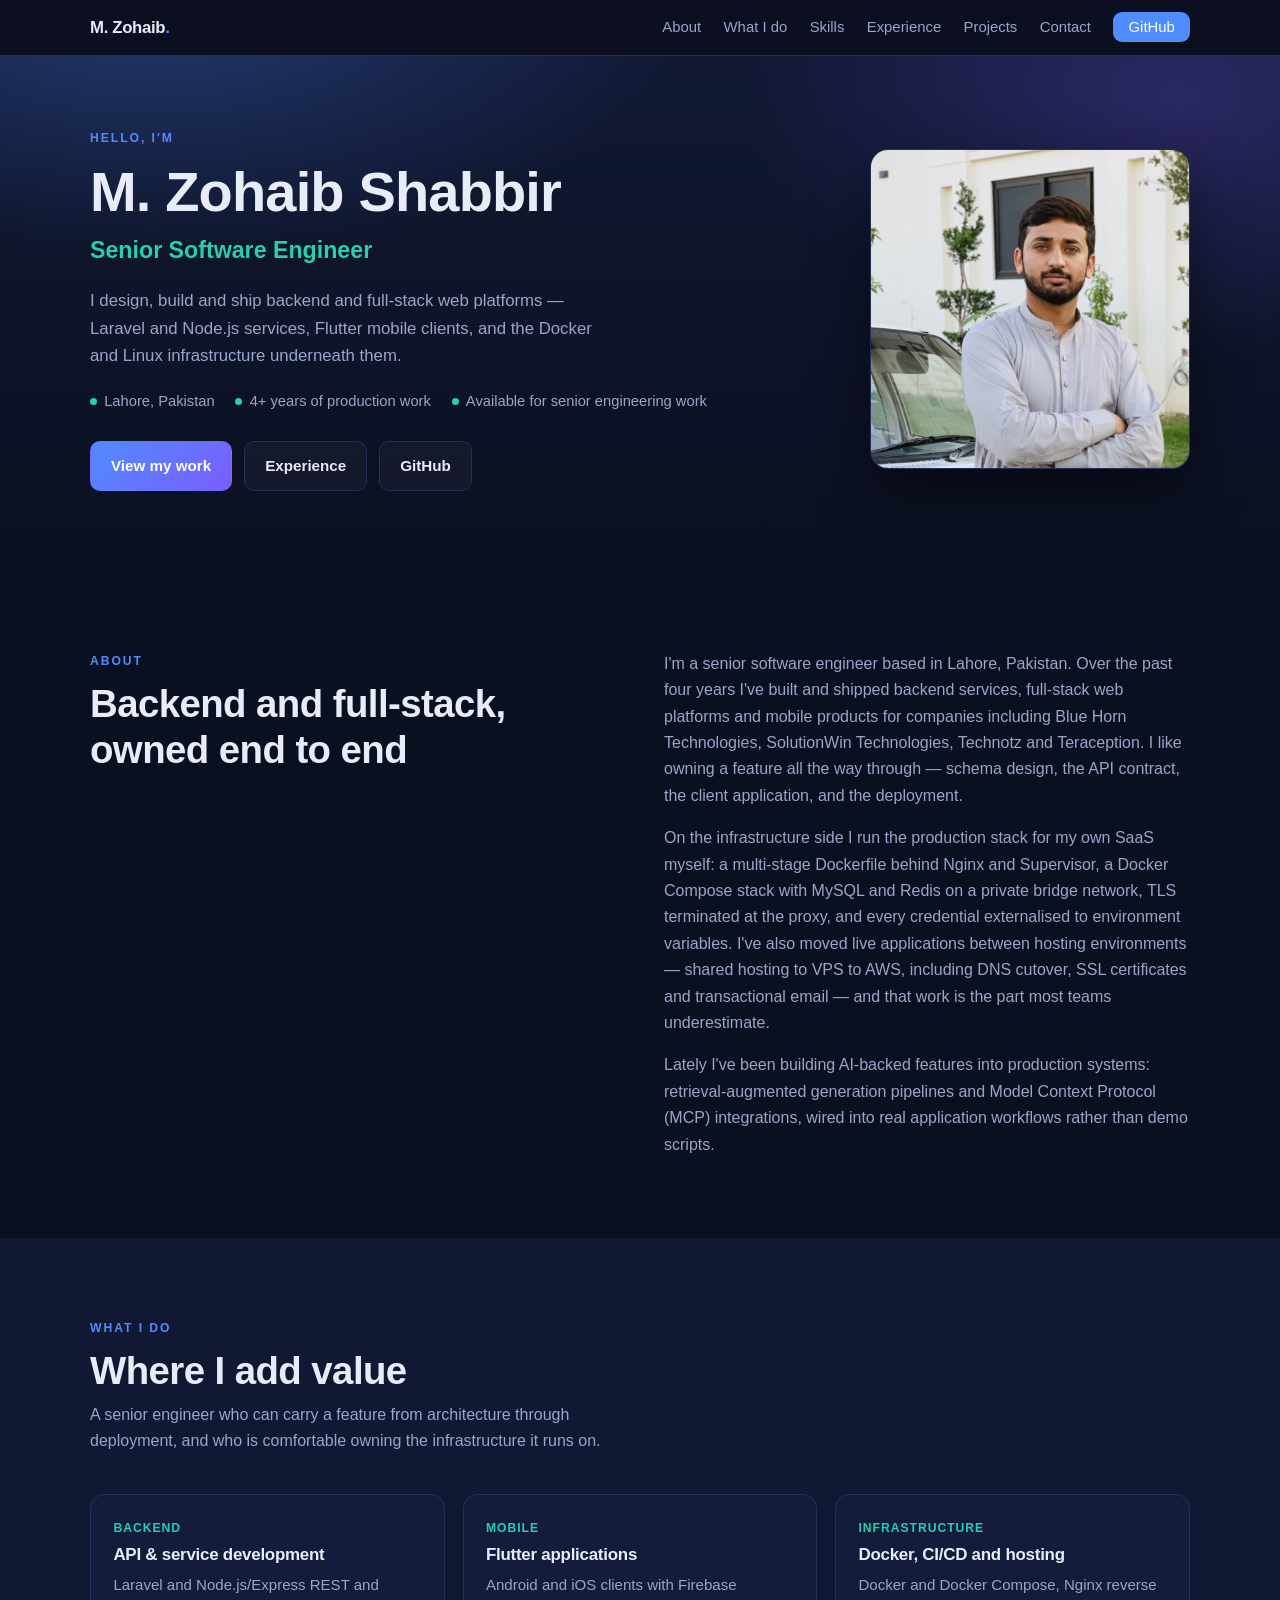
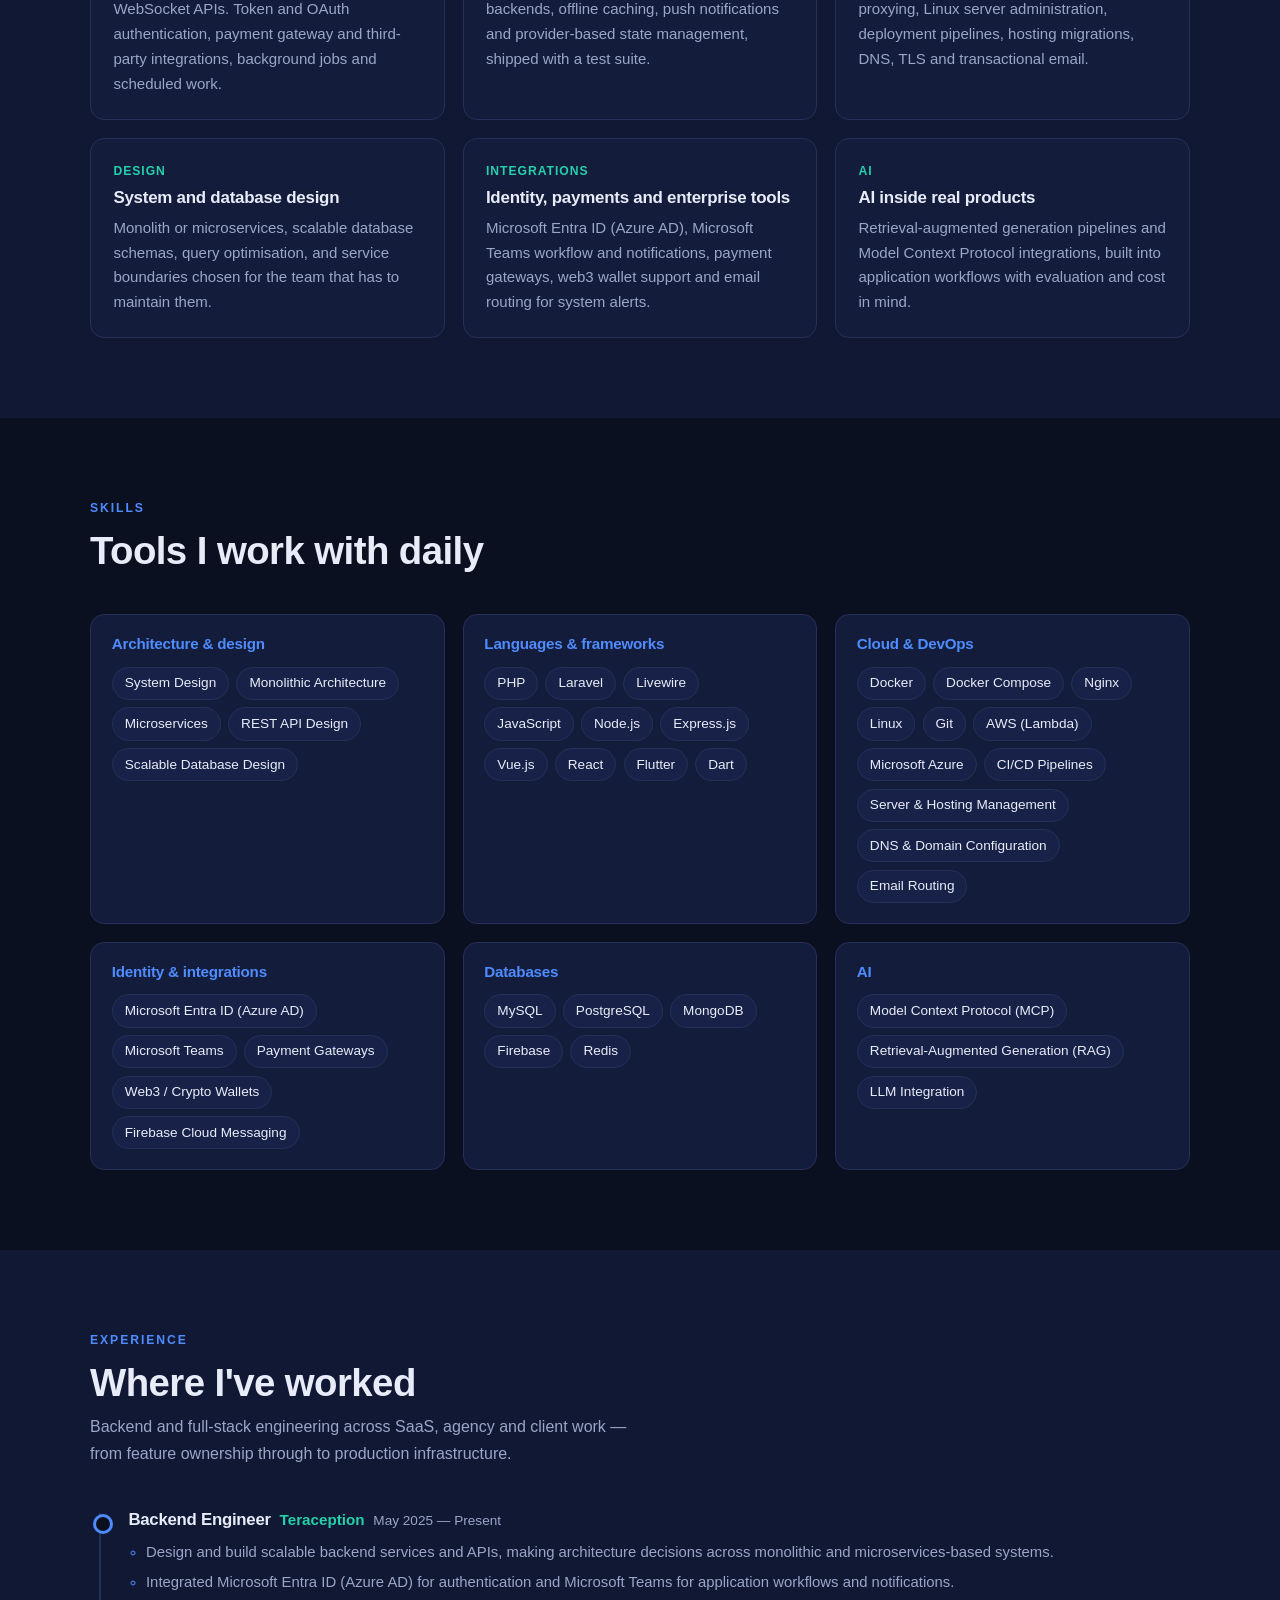
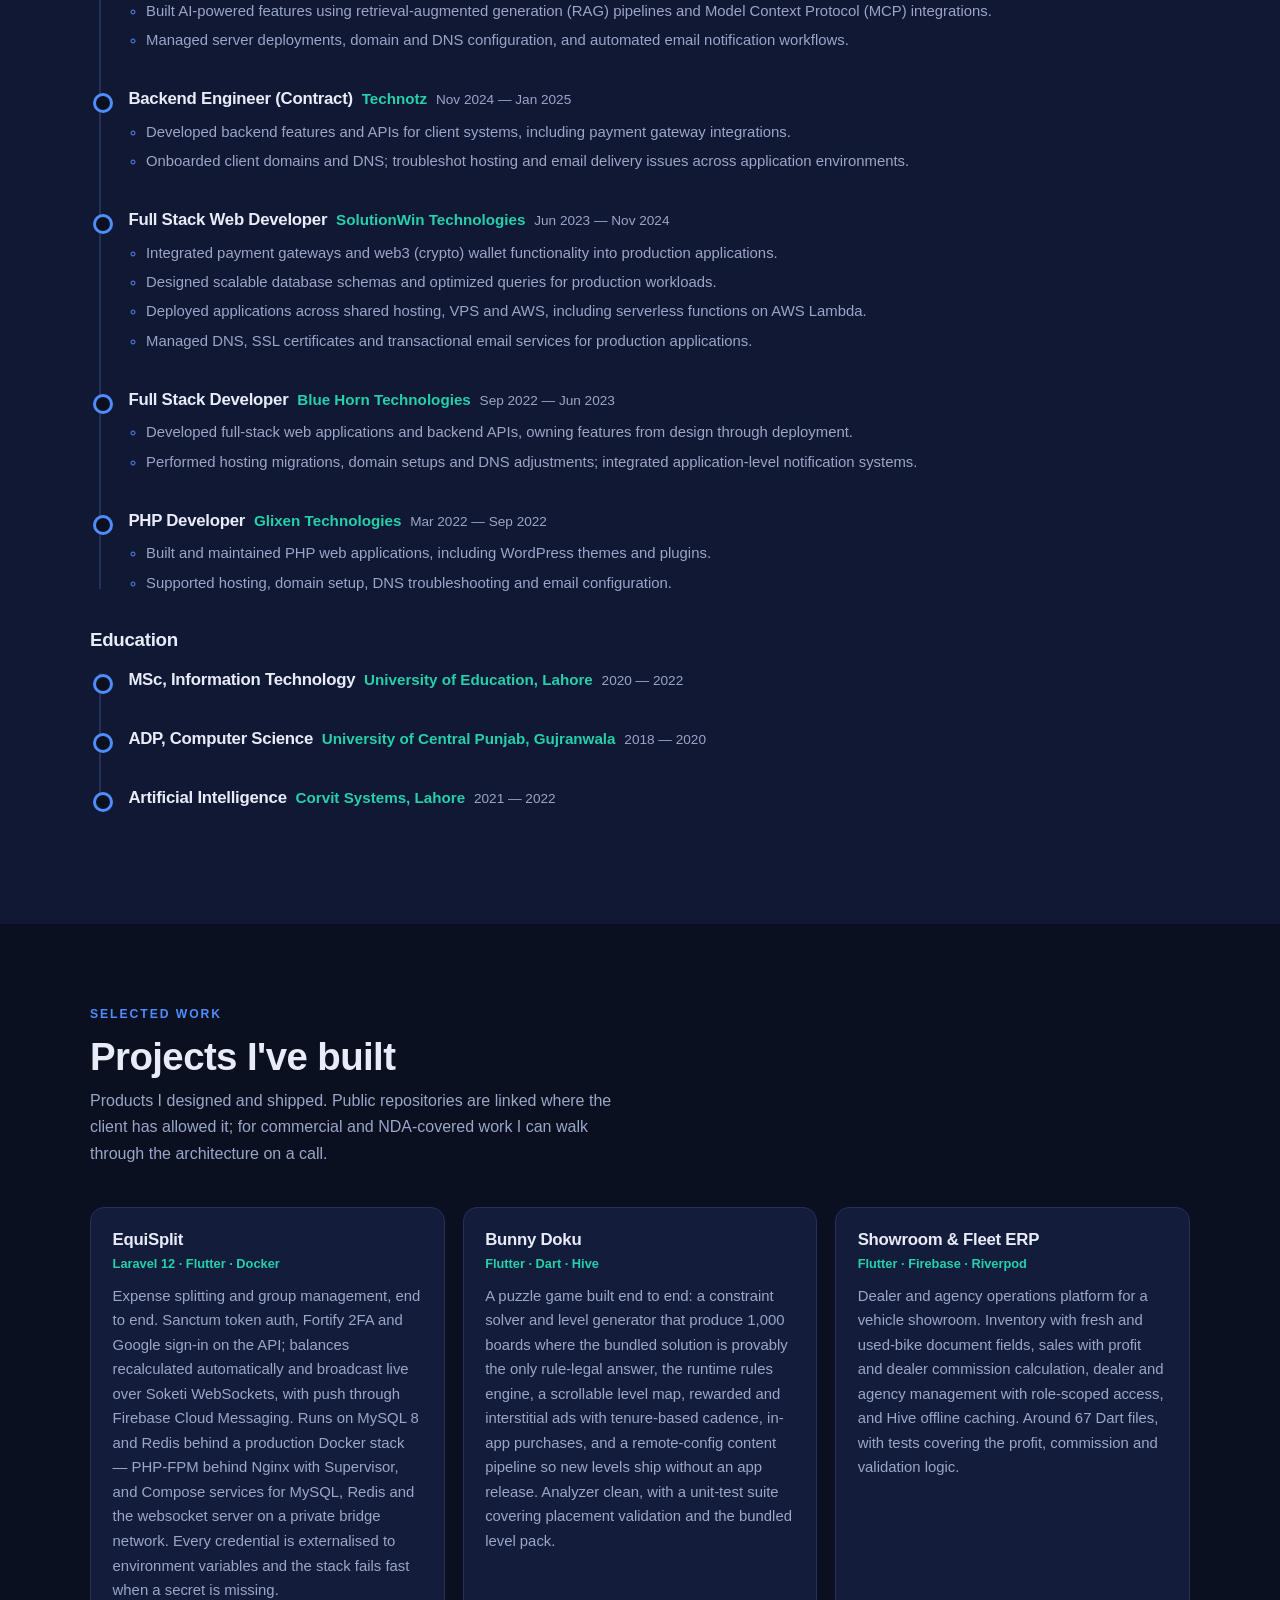
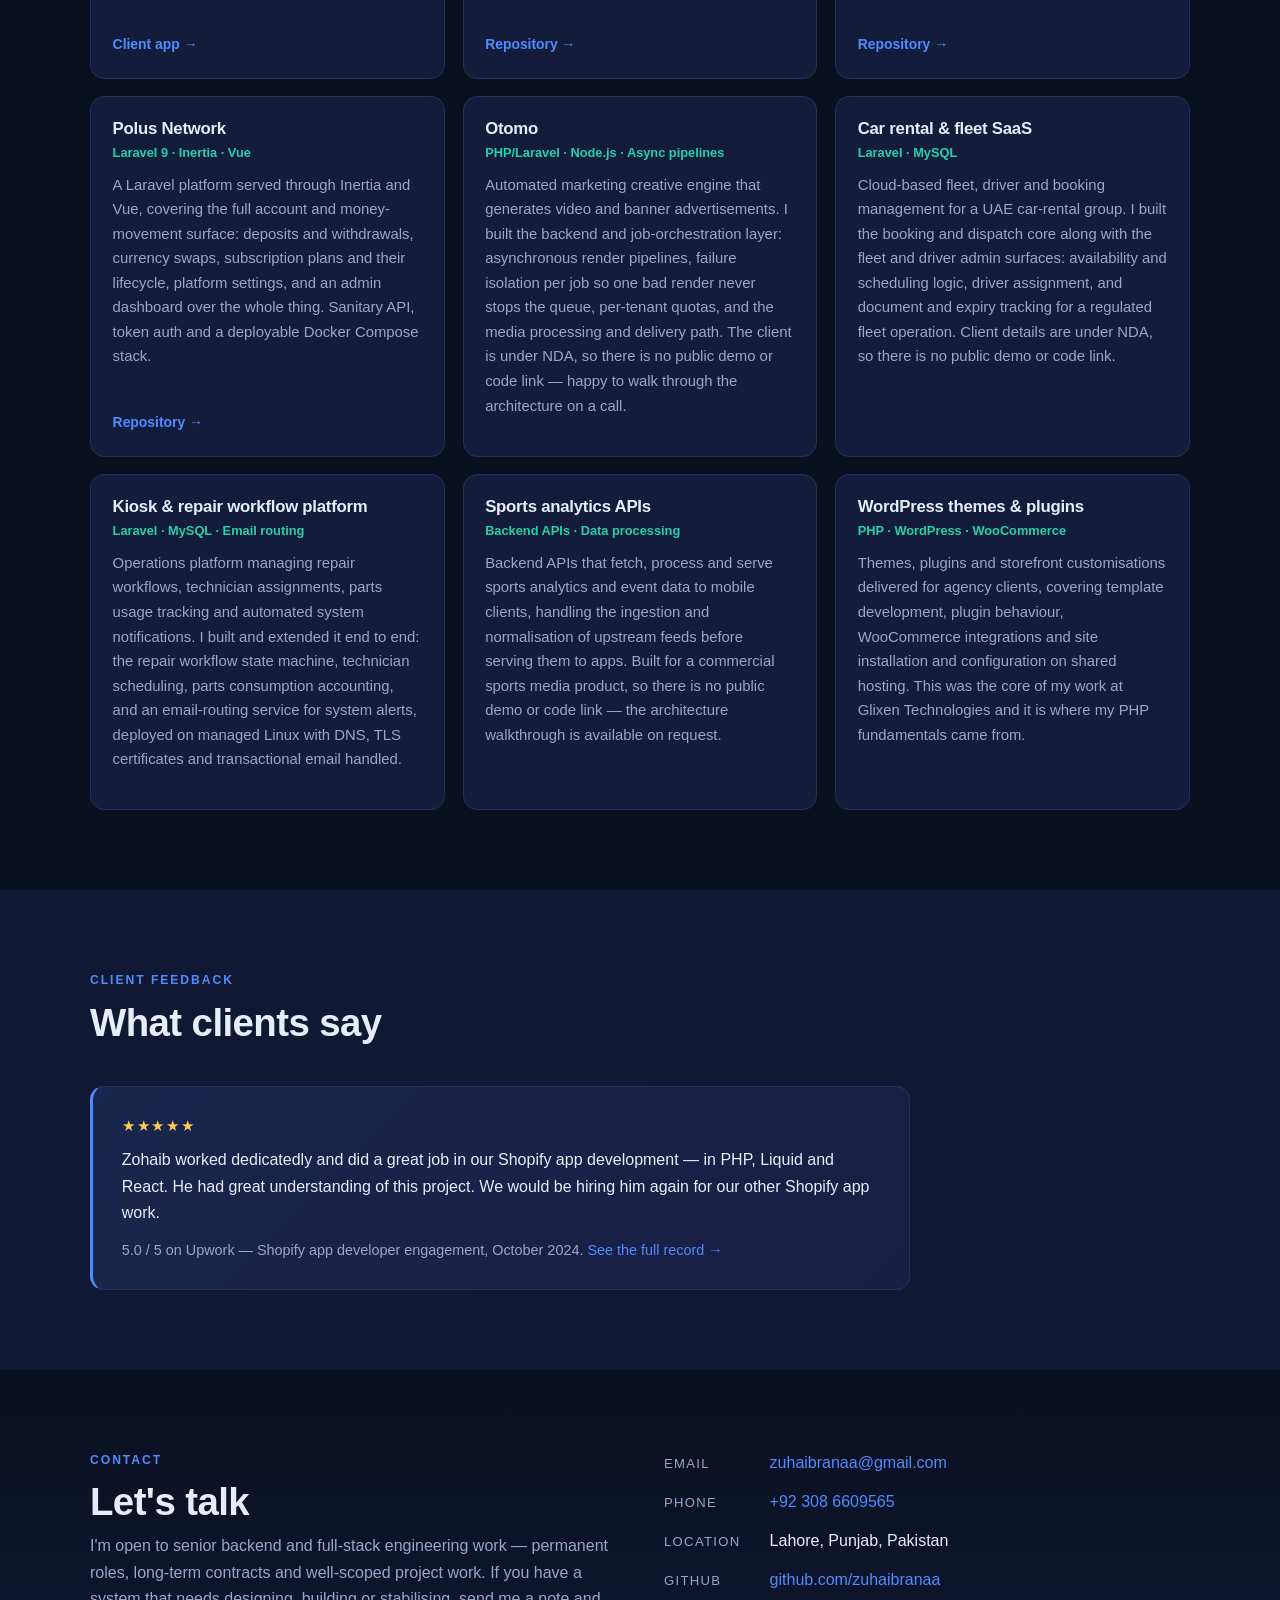
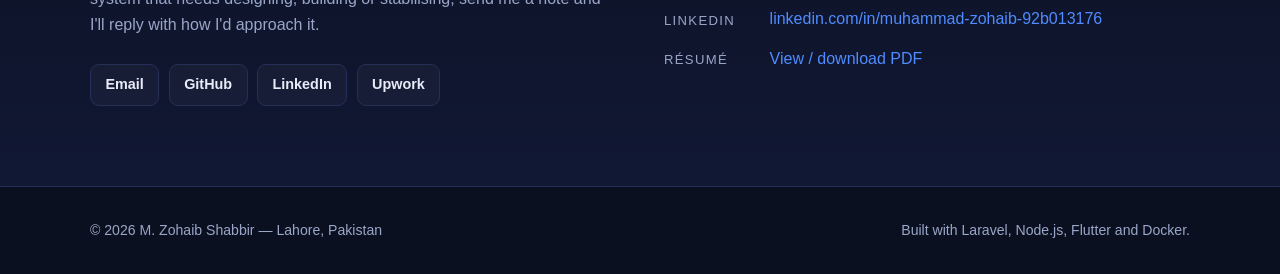
<file: index.html>
<!DOCTYPE html>
<html lang="en">
<head>
<meta charset="utf-8">
<meta name="viewport" content="width=device-width, initial-scale=1">
<title>M. Zohaib Shabbir — Senior Software Engineer</title>
<meta name="description" content="M. Zohaib Shabbir is a senior software engineer based in Lahore, Pakistan. Builds Laravel and Node.js backends, Flutter mobile apps, and the Docker/Linux infrastructure that runs them.">
<meta name="author" content="M. Zohaib Shabbir">
<meta property="og:type" content="profile">
<meta property="og:title" content="M. Zohaib Shabbir — Senior Software Engineer">
<meta property="og:description" content="Laravel and Node.js backends, Flutter mobile apps, and production Docker infrastructure. 4+ years shipping full-stack web platforms.">
<meta property="og:url" content="https://zuhaibranaa.github.io/">
<meta property="og:image" content="https://zuhaibranaa.github.io/assets/images/hero.jpg">
<meta name="twitter:card" content="summary">
<meta name="theme-color" content="#0b1020">
<link rel="icon" href="assets/images/hero.ico">
<link rel="apple-touch-icon" href="assets/images/apple-icon.png">
<style>
:root{
  --bg:#0b1020;
  --bg-soft:#111834;
  --panel:#141c3b;
  --panel-2:#182248;
  --line:#253059;
  --text:#e8ecf8;
  --muted:#9aa6c8;
  --accent:#4f8cff;
  --accent-2:#7c5cff;
  --accent-3:#25d0ab;
  --radius:14px;
  --maxw:1140px;
  --font:-apple-system,BlinkMacSystemFont,"Segoe UI",Roboto,"Helvetica Neue",Arial,"Noto Sans",sans-serif;
}
*{box-sizing:border-box}
html{scroll-behavior:smooth;scroll-padding-top:84px}
body{
  margin:0;background:var(--bg);color:var(--text);font-family:var(--font);
  font-size:16px;line-height:1.65;-webkit-font-smoothing:antialiased;
}
img{max-width:100%;display:block}
a{color:var(--accent);text-decoration:none}
a:hover{text-decoration:underline}
h1,h2,h3,h4{line-height:1.2;margin:0 0 .6em;letter-spacing:-.015em}
p{margin:0 0 1rem}
code,pre{font-family:ui-monospace,SFMono-Regular,Menlo,Consolas,monospace}

.skip{position:absolute;left:-9999px;top:0;background:var(--accent);color:#fff;padding:.6rem 1rem;z-index:99}
.skip:focus{left:8px;top:8px}

/* ---------- header ---------- */
.site-header{
  position:sticky;top:0;z-index:50;background:rgba(11,16,32,.82);
  backdrop-filter:blur(12px);border-bottom:1px solid var(--line);
}
.nav{max-width:var(--maxw);margin:0 auto;padding:.85rem 1.25rem;display:flex;align-items:center;gap:1rem;justify-content:space-between}
.brand{font-weight:700;letter-spacing:-.02em;color:var(--text);font-size:1.05rem}
.brand span{color:var(--accent)}
.nav-links{display:flex;gap:1.4rem;list-style:none;margin:0;padding:0;flex-wrap:wrap}
.nav-links a{color:var(--muted);font-size:.93rem;font-weight:500}
.nav-links a:hover{color:var(--text);text-decoration:none}
.nav-cta{background:var(--accent);color:#fff !important;padding:.45rem .95rem;border-radius:9px;font-weight:600;font-size:.9rem}
.nav-cta:hover{filter:brightness(1.1);text-decoration:none !important}

/* ---------- layout ---------- */
.wrap{max-width:var(--maxw);margin:0 auto;padding:0 1.25rem}
section{padding:5rem 0}
.eyebrow{
  color:var(--accent);text-transform:uppercase;letter-spacing:.16em;
  font-size:.76rem;font-weight:700;margin:0 0 .6rem
}
.sec-title{font-size:clamp(1.7rem,3.4vw,2.4rem);margin-bottom:.5rem}
.sec-sub{color:var(--muted);max-width:62ch;margin-bottom:2.4rem}
.section-head{margin-bottom:2.5rem}

/* ---------- hero ---------- */
.hero{
  position:relative;overflow:hidden;
  background:
    radial-gradient(900px 420px at 12% -10%,rgba(79,140,255,.28),transparent 60%),
    radial-gradient(700px 420px at 92% 8%,rgba(124,92,255,.24),transparent 62%),
    linear-gradient(180deg,var(--bg-soft),var(--bg));
  padding:4.5rem 0 5rem;
}
.hero-grid{display:grid;grid-template-columns:1.25fr .75fr;gap:3rem;align-items:center}
.hero h1{font-size:clamp(2.1rem,5.4vw,3.5rem);margin:.2rem 0 .4rem}
.hero .role{font-size:clamp(1.05rem,2.4vw,1.45rem);color:var(--accent-3);font-weight:600;margin:0 0 1.1rem}
.hero .lede{color:var(--muted);font-size:1.05rem;max-width:56ch}
.hero-meta{display:flex;flex-wrap:wrap;gap:.45rem 1.3rem;color:var(--muted);font-size:.92rem;margin:1.2rem 0 1.7rem;list-style:none;padding:0}
.hero-meta li{display:flex;align-items:center;gap:.45rem}
.dot{width:7px;height:7px;border-radius:50%;background:var(--accent-3);display:inline-block;flex:none}
.cta-row{display:flex;flex-wrap:wrap;gap:.75rem}
.btn{
  display:inline-flex;align-items:center;gap:.5rem;padding:.72rem 1.25rem;border-radius:10px;
  font-weight:600;font-size:.95rem;border:1px solid transparent;transition:transform .15s ease,filter .15s ease;
}
.btn:hover{text-decoration:none;transform:translateY(-1px)}
.btn-primary{background:linear-gradient(135deg,var(--accent),var(--accent-2));color:#fff}
.btn-ghost{border-color:var(--line);color:var(--text);background:rgba(255,255,255,.03)}
.btn:hover .btn-ghost{filter:brightness(1.25)}
.hero-photo{
  width:100%;max-width:320px;margin-left:auto;
  border-radius:18px;overflow:hidden;border:1px solid var(--line);
  box-shadow:0 24px 60px rgba(0,0,0,.45);background:var(--panel-2)
}
/* height:auto is required - the width/height attributes on the img element
   otherwise set a presentational height of 2000px, which overrides the
   aspect-ratio and blows the photo out of its box. */
.hero-photo img{
  width:100%;height:auto;aspect-ratio:1/1;object-fit:cover;object-position:center;display:block
}

/* ---------- cards ---------- */
.grid{display:grid;gap:1.1rem}
.grid-3{grid-template-columns:repeat(3,1fr)}
.grid-2{grid-template-columns:repeat(2,1fr)}
.card{
  background:var(--panel);border:1px solid var(--line);border-radius:var(--radius);
  padding:1.4rem;transition:border-color .18s ease,transform .18s ease
}
.card:hover{border-color:#3b4a82;transform:translateY(-2px)}
.card h3{font-size:1.06rem;margin-bottom:.45rem}
.card p{color:var(--muted);font-size:.94rem;margin:0}
.card .tag{color:var(--accent-3);font-size:.76rem;font-weight:700;letter-spacing:.08em;text-transform:uppercase;display:block;margin-bottom:.45rem}

/* ---------- skills ---------- */
.skill-group{background:var(--panel);border:1px solid var(--line);border-radius:var(--radius);padding:1.25rem 1.3rem}
.skill-group h3{font-size:.95rem;color:var(--accent);margin-bottom:.85rem}
.chips{display:flex;flex-wrap:wrap;gap:.45rem;list-style:none;margin:0;padding:0}
.chips li{
  background:var(--panel-2);border:1px solid var(--line);border-radius:999px;
  padding:.28rem .75rem;font-size:.85rem;color:var(--text)
}

/* ---------- timeline ---------- */
.timeline{position:relative;margin:0;padding:0;list-style:none}
.timeline::before{content:"";position:absolute;left:9px;top:6px;bottom:6px;width:2px;background:var(--line)}
.tl-item{position:relative;padding-left:2.4rem;margin-bottom:2.1rem}
.tl-item::before{
  content:"";position:absolute;left:3px;top:7px;width:14px;height:14px;border-radius:50%;
  background:var(--bg);border:3px solid var(--accent)
}
.tl-head{display:flex;flex-wrap:wrap;align-items:baseline;gap:.55rem;margin-bottom:.3rem}
.tl-head h3{font-size:1.05rem;margin:0}
.tl-head .company{color:var(--accent-3);font-weight:600;font-size:.95rem}
.tl-head .when{color:var(--muted);font-size:.85rem}
.tl-item ul{margin:.5rem 0 0;padding-left:1.1rem;color:var(--muted);font-size:.93rem}
.tl-item li{margin-bottom:.3rem}
.tl-item li::marker{color:var(--accent)}

/* ---------- projects ---------- */
.proj{
  display:flex;flex-direction:column;background:var(--panel);border:1px solid var(--line);
  border-radius:var(--radius);padding:1.35rem;transition:border-color .18s ease,transform .18s ease
}
.proj:hover{border-color:#3b4a82;transform:translateY(-2px)}
.proj h3{font-size:1.05rem;margin-bottom:.2rem}
.proj .stack{color:var(--accent-3);font-size:.8rem;font-weight:600;margin-bottom:.6rem}
.proj p{color:var(--muted);font-size:.93rem;flex:1}
.proj-links{display:flex;gap:.9rem;margin-top:.9rem;flex-wrap:wrap}
.proj-links a{font-size:.87rem;font-weight:600}

/* ---------- testimonial ---------- */
.quote{
  background:linear-gradient(135deg,rgba(79,140,255,.12),rgba(124,92,255,.08));
  border:1px solid var(--line);border-left:3px solid var(--accent);
  border-radius:var(--radius);padding:1.6rem 1.8rem;max-width:820px
}
.quote p{font-size:1.05rem;color:var(--text);margin-bottom:.8rem}
.quote .who{color:var(--muted);font-size:.9rem}
.stars{color:#ffc857;letter-spacing:.12em;font-size:.95rem;display:block;margin-bottom:.6rem}

/* ---------- contact ---------- */
.contact{background:linear-gradient(180deg,var(--bg),var(--bg-soft))}
.contact-list{list-style:none;margin:0;padding:0;display:grid;gap:.8rem}
.contact-list li{display:flex;gap:.85rem;align-items:flex-start}
.contact-list .k{color:var(--muted);font-size:.82rem;text-transform:uppercase;letter-spacing:.1em;min-width:92px;padding-top:.2rem}
.contact-list .v{color:var(--text);font-weight:500}
.social{display:flex;flex-wrap:wrap;gap:.6rem;margin-top:1.6rem}
.social a{
  display:inline-flex;align-items:center;gap:.5rem;padding:.5rem .9rem;border-radius:9px;
  border:1px solid var(--line);background:rgba(255,255,255,.03);color:var(--text);font-size:.9rem;font-weight:600
}
.social a:hover{border-color:var(--accent);text-decoration:none}

/* ---------- footer ---------- */
.site-footer{border-top:1px solid var(--line);padding:2rem 0;color:var(--muted);font-size:.88rem}
.site-footer .wrap{display:flex;flex-wrap:wrap;gap:1rem;justify-content:space-between}

/* ---------- reveal ---------- */
.reveal{opacity:0;transform:translateY(18px);transition:opacity .6s ease,transform .6s ease}
.reveal.in{opacity:1;transform:none}
@media (prefers-reduced-motion:reduce){
  .reveal{opacity:1;transform:none;transition:none}
  html{scroll-behavior:auto}
}

/* ---------- responsive ---------- */
@media (max-width:900px){
  .hero-grid{grid-template-columns:1fr}
  .hero-photo{max-width:260px;margin-inline:auto}
  .grid-3{grid-template-columns:repeat(2,1fr)}
}
@media (max-width:640px){
  section{padding:3.4rem 0}
  .grid-3,.grid-2{grid-template-columns:1fr}
  .nav-links{gap:1rem}
  .contact-list .k{min-width:0}
}
</style>
</head>
<body>
<a class="skip" href="#main">Skip to content</a>

<header class="site-header">
  <nav class="nav" aria-label="Primary">
    <a class="brand" href="#top">M.&nbsp;Zohaib<span>.</span></a>
    <ul class="nav-links">
      <li><a href="#about">About</a></li>
      <li><a href="#services">What I do</a></li>
      <li><a href="#skills">Skills</a></li>
      <li><a href="#experience">Experience</a></li>
      <li><a href="#work">Projects</a></li>
      <li><a href="#contact">Contact</a></li>
      <li><a class="nav-cta" href="https://github.com/zuhaibranaa">GitHub</a></li>
    </ul>
  </nav>
</header>

<main id="main">
<span id="top"></span>

<!-- ================= HERO ================= -->
<section class="hero">
  <div class="wrap">
    <div class="hero-grid">
      <div>
        <p class="eyebrow">Hello, I'm</p>
        <h1>M. Zohaib Shabbir</h1>
        <p class="role">Senior Software Engineer</p>
        <p class="lede">
          I design, build and ship backend and full-stack web platforms — Laravel and Node.js
          services, Flutter mobile clients, and the Docker and Linux infrastructure underneath them.
        </p>
        <ul class="hero-meta">
          <li><span class="dot"></span> Lahore, Pakistan</li>
          <li><span class="dot"></span> 4+ years of production work</li>
          <li><span class="dot"></span> Available for senior engineering work</li>
        </ul>
        <div class="cta-row">
          <a class="btn btn-primary" href="#work">View my work</a>
          <a class="btn btn-ghost" href="#experience">Experience</a>
          <a class="btn btn-ghost" href="https://github.com/zuhaibranaa">GitHub</a>
        </div>
      </div>
      <div class="hero-photo">
        <img src="assets/images/hero.jpg" alt="M. Zohaib Shabbir" width="900" height="900" loading="eager" decoding="async">
      </div>
    </div>
  </div>
</section>

<!-- ================= ABOUT ================= -->
<section id="about">
  <div class="wrap">
    <div class="grid grid-2" style="align-items:start;gap:3rem">
      <div class="reveal">
        <p class="eyebrow">About</p>
        <h2 class="sec-title">Backend and full-stack, owned end to end</h2>
      </div>
      <div class="reveal">
        <p style="color:var(--muted)">
          I'm a senior software engineer based in Lahore, Pakistan. Over the past four years I've
          built and shipped backend services, full-stack web platforms and mobile products for
          companies including Blue Horn Technologies, SolutionWin Technologies, Technotz and
          Teraception. I like owning a feature all the way through — schema design, the API
          contract, the client application, and the deployment.
        </p>
        <p style="color:var(--muted)">
          On the infrastructure side I run the production stack for my own SaaS myself: a
          multi-stage Dockerfile behind Nginx and Supervisor, a Docker Compose stack with MySQL and
          Redis on a private bridge network, TLS terminated at the proxy, and every credential
          externalised to environment variables. I've also moved live applications between hosting
          environments — shared hosting to VPS to AWS, including DNS cutover, SSL certificates and
          transactional email — and that work is the part most teams underestimate.
        </p>
        <p style="color:var(--muted);margin-bottom:0">
          Lately I've been building AI-backed features into production systems: retrieval-augmented
          generation pipelines and Model Context Protocol (MCP) integrations, wired into real
          application workflows rather than demo scripts.
        </p>
      </div>
    </div>
  </div>
</section>

<!-- ================= SERVICES ================= -->
<section id="services" style="background:var(--bg-soft)">
  <div class="wrap">
    <div class="section-head reveal">
      <p class="eyebrow">What I do</p>
      <h2 class="sec-title">Where I add value</h2>
      <p class="sec-sub">A senior engineer who can carry a feature from architecture through
        deployment, and who is comfortable owning the infrastructure it runs on.</p>
    </div>
    <div class="grid grid-3">
      <article class="card reveal">
        <span class="tag">Backend</span>
        <h3>API &amp; service development</h3>
        <p>Laravel and Node.js/Express REST and WebSocket APIs. Token and OAuth authentication,
          payment gateway and third-party integrations, background jobs and scheduled work.</p>
      </article>
      <article class="card reveal">
        <span class="tag">Mobile</span>
        <h3>Flutter applications</h3>
        <p>Android and iOS clients with Firebase backends, offline caching, push notifications
          and provider-based state management, shipped with a test suite.</p>
      </article>
      <article class="card reveal">
        <span class="tag">Infrastructure</span>
        <h3>Docker, CI/CD and hosting</h3>
        <p>Docker and Docker Compose, Nginx reverse proxying, Linux server administration,
          deployment pipelines, hosting migrations, DNS, TLS and transactional email.</p>
      </article>
      <article class="card reveal">
        <span class="tag">Design</span>
        <h3>System and database design</h3>
        <p>Monolith or microservices, scalable database schemas, query optimisation, and
          service boundaries chosen for the team that has to maintain them.</p>
      </article>
      <article class="card reveal">
        <span class="tag">Integrations</span>
        <h3>Identity, payments and enterprise tools</h3>
        <p>Microsoft Entra ID (Azure AD), Microsoft Teams workflow and notifications, payment
          gateways, web3 wallet support and email routing for system alerts.</p>
      </article>
      <article class="card reveal">
        <span class="tag">AI</span>
        <h3>AI inside real products</h3>
        <p>Retrieval-augmented generation pipelines and Model Context Protocol integrations,
          built into application workflows with evaluation and cost in mind.</p>
      </article>
    </div>
  </div>
</section>

<!-- ================= SKILLS ================= -->
<section id="skills">
  <div class="wrap">
    <div class="section-head reveal">
      <p class="eyebrow">Skills</p>
      <h2 class="sec-title">Tools I work with daily</h2>
    </div>
    <div class="grid grid-3">
      <div class="skill-group reveal">
        <h3>Architecture &amp; design</h3>
        <ul class="chips">
          <li>System Design</li><li>Monolithic Architecture</li><li>Microservices</li>
          <li>REST API Design</li><li>Scalable Database Design</li>
        </ul>
      </div>
      <div class="skill-group reveal">
        <h3>Languages &amp; frameworks</h3>
        <ul class="chips">
          <li>PHP</li><li>Laravel</li><li>Livewire</li><li>JavaScript</li><li>Node.js</li>
          <li>Express.js</li><li>Vue.js</li><li>React</li><li>Flutter</li><li>Dart</li>
        </ul>
      </div>
      <div class="skill-group reveal">
        <h3>Cloud &amp; DevOps</h3>
        <ul class="chips">
          <li>Docker</li><li>Docker Compose</li><li>Nginx</li><li>Linux</li><li>Git</li>
          <li>AWS (Lambda)</li><li>Microsoft Azure</li><li>CI/CD Pipelines</li>
          <li>Server &amp; Hosting Management</li><li>DNS &amp; Domain Configuration</li><li>Email Routing</li>
        </ul>
      </div>
      <div class="skill-group reveal">
        <h3>Identity &amp; integrations</h3>
        <ul class="chips">
          <li>Microsoft Entra ID (Azure AD)</li><li>Microsoft Teams</li><li>Payment Gateways</li>
          <li>Web3 / Crypto Wallets</li><li>Firebase Cloud Messaging</li>
        </ul>
      </div>
      <div class="skill-group reveal">
        <h3>Databases</h3>
        <ul class="chips">
          <li>MySQL</li><li>PostgreSQL</li><li>MongoDB</li><li>Firebase</li><li>Redis</li>
        </ul>
      </div>
      <div class="skill-group reveal">
        <h3>AI</h3>
        <ul class="chips">
          <li>Model Context Protocol (MCP)</li><li>Retrieval-Augmented Generation (RAG)</li>
          <li>LLM Integration</li>
        </ul>
      </div>
    </div>
  </div>
</section>

<!-- ================= EXPERIENCE ================= -->
<section id="experience" style="background:var(--bg-soft)">
  <div class="wrap">
    <div class="section-head reveal">
      <p class="eyebrow">Experience</p>
      <h2 class="sec-title">Where I've worked</h2>
      <p class="sec-sub">Backend and full-stack engineering across SaaS, agency and client work —
        from feature ownership through to production infrastructure.</p>
    </div>

    <ol class="timeline">
      <li class="tl-item reveal">
        <div class="tl-head">
          <h3>Backend Engineer</h3>
          <span class="company">Teraception</span>
          <span class="when">May 2025 — Present</span>
        </div>
        <ul>
          <li>Design and build scalable backend services and APIs, making architecture decisions
            across monolithic and microservices-based systems.</li>
          <li>Integrated Microsoft Entra ID (Azure AD) for authentication and Microsoft Teams for
            application workflows and notifications.</li>
          <li>Built AI-powered features using retrieval-augmented generation (RAG) pipelines and
            Model Context Protocol (MCP) integrations.</li>
          <li>Managed server deployments, domain and DNS configuration, and automated email
            notification workflows.</li>
        </ul>
      </li>

      <li class="tl-item reveal">
        <div class="tl-head">
          <h3>Backend Engineer (Contract)</h3>
          <span class="company">Technotz</span>
          <span class="when">Nov 2024 — Jan 2025</span>
        </div>
        <ul>
          <li>Developed backend features and APIs for client systems, including payment gateway
            integrations.</li>
          <li>Onboarded client domains and DNS; troubleshot hosting and email delivery issues
            across application environments.</li>
        </ul>
      </li>

      <li class="tl-item reveal">
        <div class="tl-head">
          <h3>Full Stack Web Developer</h3>
          <span class="company">SolutionWin Technologies</span>
          <span class="when">Jun 2023 — Nov 2024</span>
        </div>
        <ul>
          <li>Integrated payment gateways and web3 (crypto) wallet functionality into production
            applications.</li>
          <li>Designed scalable database schemas and optimized queries for production workloads.</li>
          <li>Deployed applications across shared hosting, VPS and AWS, including serverless
            functions on AWS Lambda.</li>
          <li>Managed DNS, SSL certificates and transactional email services for production
            applications.</li>
        </ul>
      </li>

      <li class="tl-item reveal">
        <div class="tl-head">
          <h3>Full Stack Developer</h3>
          <span class="company">Blue Horn Technologies</span>
          <span class="when">Sep 2022 — Jun 2023</span>
        </div>
        <ul>
          <li>Developed full-stack web applications and backend APIs, owning features from design
            through deployment.</li>
          <li>Performed hosting migrations, domain setups and DNS adjustments; integrated
            application-level notification systems.</li>
        </ul>
      </li>

      <li class="tl-item reveal">
        <div class="tl-head">
          <h3>PHP Developer</h3>
          <span class="company">Glixen Technologies</span>
          <span class="when">Mar 2022 — Sep 2022</span>
        </div>
        <ul>
          <li>Built and maintained PHP web applications, including WordPress themes and plugins.</li>
          <li>Supported hosting, domain setup, DNS troubleshooting and email configuration.</li>
        </ul>
      </li>
    </ol>

    <div class="reveal">
      <h3 style="margin-top:1rem">Education</h3>
      <ul class="timeline" style="list-style:none;padding:0;margin-top:1rem">
        <li class="tl-item">
          <div class="tl-head">
            <h3>MSc, Information Technology</h3>
            <span class="company">University of Education, Lahore</span>
            <span class="when">2020 — 2022</span>
          </div>
        </li>
        <li class="tl-item">
          <div class="tl-head">
            <h3>ADP, Computer Science</h3>
            <span class="company">University of Central Punjab, Gujranwala</span>
            <span class="when">2018 — 2020</span>
          </div>
        </li>
        <li class="tl-item">
          <div class="tl-head">
            <h3>Artificial Intelligence</h3>
            <span class="company">Corvit Systems, Lahore</span>
            <span class="when">2021 — 2022</span>
          </div>
        </li>
      </ul>
    </div>
  </div>
</section>

<!-- ================= PROJECTS ================= -->
<section id="work">
  <div class="wrap">
    <div class="section-head reveal">
      <p class="eyebrow">Selected work</p>
      <h2 class="sec-title">Projects I've built</h2>
      <p class="sec-sub">Products I designed and shipped. Public repositories are linked where the
        client has allowed it; for commercial and NDA-covered work I can walk through the
        architecture on a call.</p>
    </div>

    <div class="grid grid-3">
      <article class="proj reveal">
        <h3>EquiSplit</h3>
        <div class="stack">Laravel 12 · Flutter · Docker</div>
        <p>Expense splitting and group management, end to end. Sanctum token auth, Fortify 2FA and
          Google sign-in on the API; balances recalculated automatically and broadcast live over
          Soketi WebSockets, with push through Firebase Cloud Messaging. Runs on MySQL 8 and Redis
          behind a production Docker stack — PHP-FPM behind Nginx with Supervisor, and Compose
          services for MySQL, Redis and the websocket server on a private bridge network. Every
          credential is externalised to environment variables and the stack fails fast when a
          secret is missing.</p>
        <div class="proj-links">
          <a href="https://github.com/zuhaibranaa/expense_split">Client app →</a>
        </div>
      </article>

      <article class="proj reveal">
        <h3>Bunny Doku</h3>
        <div class="stack">Flutter · Dart · Hive</div>
        <p>A puzzle game built end to end: a constraint solver and level generator that produce
          1,000 boards where the bundled solution is provably the only rule-legal answer, the
          runtime rules engine, a scrollable level map, rewarded and interstitial ads with
          tenure-based cadence, in-app purchases, and a remote-config content pipeline so new
          levels ship without an app release. Analyzer clean, with a unit-test suite covering
          placement validation and the bundled level pack.</p>
        <div class="proj-links">
          <a href="https://github.com/zuhaibranaa/bunny_doku">Repository →</a>
        </div>
      </article>

      <article class="proj reveal">
        <h3>Showroom &amp; Fleet ERP</h3>
        <div class="stack">Flutter · Firebase · Riverpod</div>
        <p>Dealer and agency operations platform for a vehicle showroom. Inventory with fresh and
          used-bike document fields, sales with profit and dealer commission calculation, dealer
          and agency management with role-scoped access, and Hive offline caching. Around 67 Dart
          files, with tests covering the profit, commission and validation logic.</p>
        <div class="proj-links">
          <a href="https://github.com/zuhaibranaa/showroom_app">Repository →</a>
        </div>
      </article>

      <article class="proj reveal">
        <h3>Polus Network</h3>
        <div class="stack">Laravel 9 · Inertia · Vue</div>
        <p>A Laravel platform served through Inertia and Vue, covering the full account and
          money-movement surface: deposits and withdrawals, currency swaps, subscription plans and
          their lifecycle, platform settings, and an admin dashboard over the whole thing. Sanitary
          API, token auth and a deployable Docker Compose stack.</p>
        <div class="proj-links">
          <a href="https://github.com/zuhaibranaa/Polusnetwork">Repository →</a>
        </div>
      </article>

      <article class="proj reveal">
        <h3>Otomo</h3>
        <div class="stack">PHP/Laravel · Node.js · Async pipelines</div>
        <p>Automated marketing creative engine that generates video and banner advertisements.
          I built the backend and job-orchestration layer: asynchronous render pipelines, failure
          isolation per job so one bad render never stops the queue, per-tenant quotas, and the
          media processing and delivery path. The client is under NDA, so there is no public demo
          or code link — happy to walk through the architecture on a call.</p>
      </article>

      <article class="proj reveal">
        <h3>Car rental &amp; fleet SaaS</h3>
        <div class="stack">Laravel · MySQL</div>
        <p>Cloud-based fleet, driver and booking management for a UAE car-rental group. I built
          the booking and dispatch core along with the fleet and driver admin surfaces:
          availability and scheduling logic, driver assignment, and document and expiry tracking
          for a regulated fleet operation. Client details are under NDA, so there is no public demo
          or code link.</p>
      </article>

      <article class="proj reveal">
        <h3>Kiosk &amp; repair workflow platform</h3>
        <div class="stack">Laravel · MySQL · Email routing</div>
        <p>Operations platform managing repair workflows, technician assignments, parts usage
          tracking and automated system notifications. I built and extended it end to end: the
          repair workflow state machine, technician scheduling, parts consumption accounting, and an
          email-routing service for system alerts, deployed on managed Linux with DNS, TLS
          certificates and transactional email handled.</p>
      </article>

      <article class="proj reveal">
        <h3>Sports analytics APIs</h3>
        <div class="stack">Backend APIs · Data processing</div>
        <p>Backend APIs that fetch, process and serve sports analytics and event data to mobile
          clients, handling the ingestion and normalisation of upstream feeds before serving them
          to apps. Built for a commercial sports media product, so there is no public demo or code
          link — the architecture walkthrough is available on request.</p>
      </article>

      <article class="proj reveal">
        <h3>WordPress themes &amp; plugins</h3>
        <div class="stack">PHP · WordPress · WooCommerce</div>
        <p>Themes, plugins and storefront customisations delivered for agency clients, covering
          template development, plugin behaviour, WooCommerce integrations and site installation
          and configuration on shared hosting. This was the core of my work at Glixen
          Technologies and it is where my PHP fundamentals came from.</p>
      </article>
    </div>
  </div>
</section>

<!-- ================= TESTIMONIAL ================= -->
<section id="testimonial" style="background:var(--bg-soft)">
  <div class="wrap">
    <div class="section-head reveal">
      <p class="eyebrow">Client feedback</p>
      <h2 class="sec-title">What clients say</h2>
    </div>
    <figure class="quote reveal" style="margin:0">
      <span class="stars" aria-label="5 out of 5 stars">★★★★★</span>
      <blockquote style="margin:0 0 .8rem;padding:0;border:0">
        Zohaib worked dedicatedly and did a great job in our Shopify app development — in PHP,
        Liquid and React. He had great understanding of this project. We would be hiring him again
        for our other Shopify app work.
      </blockquote>
      <figcaption class="who">
        5.0 / 5 on Upwork — Shopify app developer engagement, October 2024.
        <a href="https://www.upwork.com/freelancers/~01bfeb0f113412755a">See the full record →</a>
      </figcaption>
    </figure>
  </div>
</section>

<!-- ================= CONTACT ================= -->
<section id="contact" class="contact">
  <div class="wrap">
    <div class="grid grid-2" style="gap:3rem;align-items:start">
      <div class="reveal">
        <p class="eyebrow">Contact</p>
        <h2 class="sec-title">Let's talk</h2>
        <p class="sec-sub" style="margin-bottom:0">
          I'm open to senior backend and full-stack engineering work — permanent roles, long-term
          contracts and well-scoped project work. If you have a system that needs designing,
          building or stabilising, send me a note and I'll reply with how I'd approach it.
        </p>
        <div class="social">
          <a href="mailto:zuhaibranaa@gmail.com">Email</a>
          <a href="https://github.com/zuhaibranaa">GitHub</a>
          <a href="https://www.linkedin.com/in/muhammad-zohaib-92b013176/">LinkedIn</a>
          <a href="https://www.upwork.com/freelancers/~01bfeb0f113412755a">Upwork</a>
        </div>
      </div>
      <div class="reveal">
        <ul class="contact-list">
          <li><span class="k">Email</span><span class="v"><a href="mailto:zuhaibranaa@gmail.com">zuhaibranaa@gmail.com</a></span></li>
          <li><span class="k">Phone</span><span class="v"><a href="tel:+923086609565">+92 308 6609565</a></span></li>
          <li><span class="k">Location</span><span class="v">Lahore, Punjab, Pakistan</span></li>
          <li><span class="k">GitHub</span><span class="v"><a href="https://github.com/zuhaibranaa">github.com/zuhaibranaa</a></span></li>
          <li><span class="k">LinkedIn</span><span class="v"><a href="https://www.linkedin.com/in/muhammad-zohaib-92b013176/">linkedin.com/in/muhammad-zohaib-92b013176</a></span></li>
          <li><span class="k">Résumé</span><span class="v"><a href="https://docs.google.com/document/d/1Ti8dBP_e4ToITyt4kDeuzupZuFTNtnX7Ery8YtMsqOU/edit">View / download PDF</a></span></li>
        </ul>
      </div>
    </div>
  </div>
</section>
</main>

<footer class="site-footer">
  <div class="wrap">
    <span>© 2026 M. Zohaib Shabbir — Lahore, Pakistan</span>
    <span>Built with Laravel, Node.js, Flutter and Docker.</span>
  </div>
</footer>

<script>
(function(){
  var items = document.querySelectorAll('.reveal');
  if (!('IntersectionObserver' in window) ||
      window.matchMedia('(prefers-reduced-motion: reduce)').matches) {
    items.forEach(function(el){ el.classList.add('in'); });
    return;
  }
  var io = new IntersectionObserver(function(entries){
    entries.forEach(function(e){
      if (e.isIntersecting) { e.target.classList.add('in'); io.unobserve(e.target); }
    });
  }, { threshold: 0.12, rootMargin: '0px 0px -40px 0px' });
  items.forEach(function(el){ io.observe(el); });
})();
</script>
</body>
</html>
</file>
